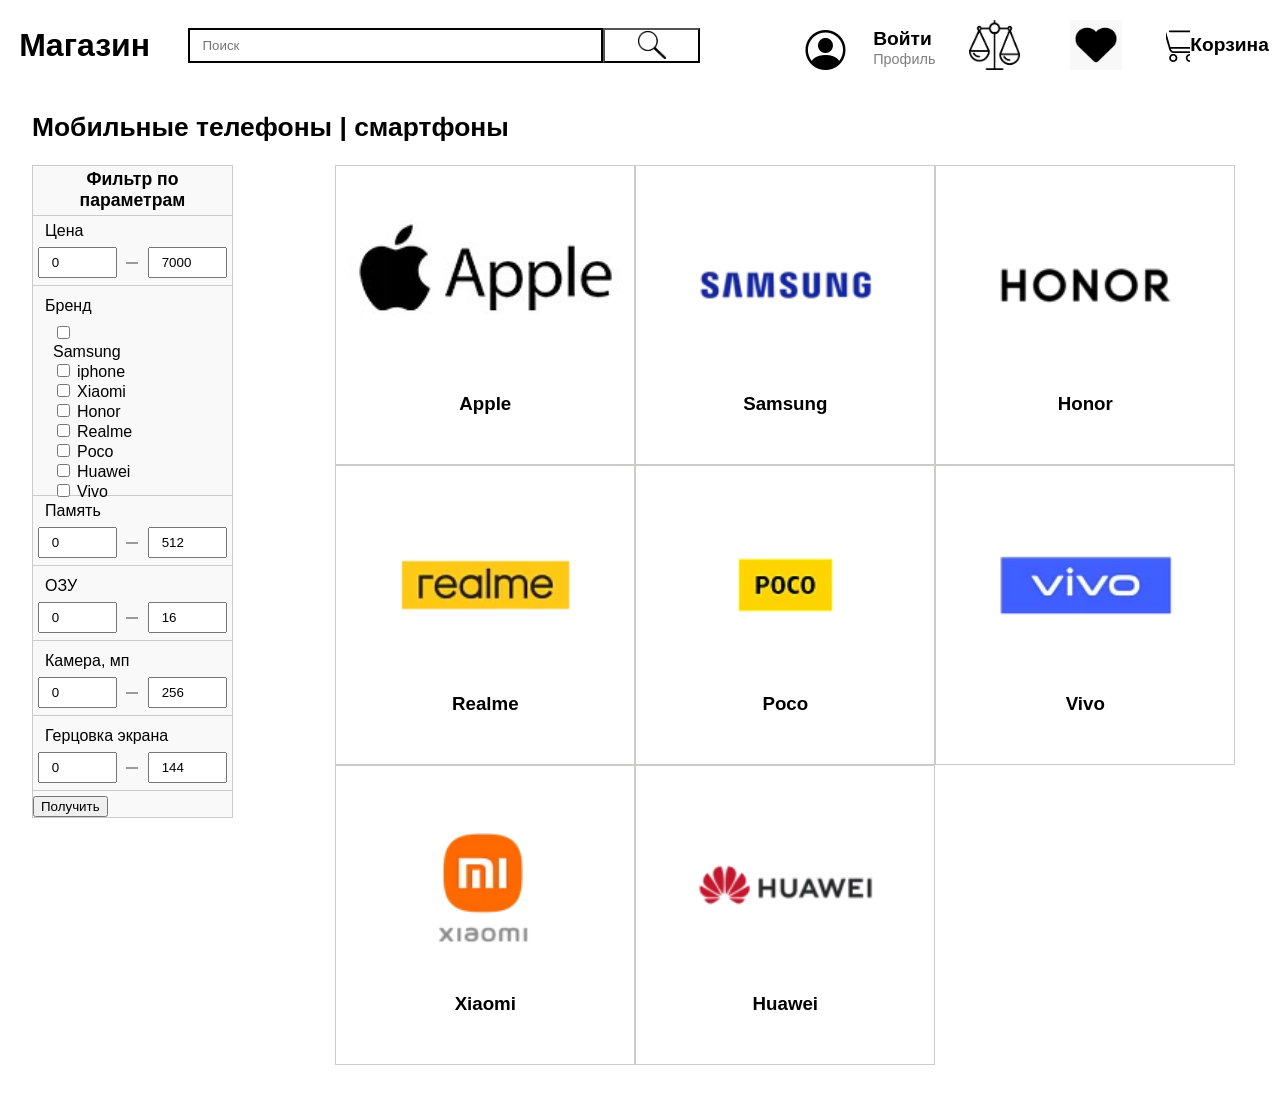
<file: node-kurs/public/index.html>
<!DOCTYPE html>
<html lang="en">
    <head>
        <meta charset="UTF-8" />
        <meta name="viewport" content="width=device-width, initial-scale=1.0" />
        <link rel="stylesheet" href="css/style.css" />
        <link rel="stylesheet" href="https://cdn.jsdelivr.net/npm/bootstrap-icons@1.11.0/font/bootstrap-icons.css" />
        <script src="js/script.js"></script>
        <title>Node-kurs</title>
    </head>
    <body>
        <header class="header">
            <h1>Maгазин</h1>
            <div class="search">
                <div class="block_in_search">
                    <input type="text" placeholder="Поиск" class="input_search" />
                    <button class="serch-button" onclick="getSmartphoneBySubname()"></button>
                </div>
            </div>
            <div class="profil">
                <div class="profil_block">
                    <i class="bi bi-person-circle" style="color: black; font-size: 2.5rem"></i>
                </div>
                <div class="profil_text">
                    <span class="registration">Войти</span>
                    <span class="profile_span">Профиль</span>
                </div>
            </div>
            <div class="comparison">
                <img src="img/comparison.png" alt="" style="width: 100%; height: 55%" />
            </div>
            <div class="favourites" style="margin-left: 50px" onclick="getFavSmart()">
                <img src="img/favourites.jpg" alt="" style="width: 100%; height: 55%" />
            </div>
            <div class="basket">
                <div class="basket_img"></div>
                <div class="basket_text">Корзина</div>
            </div>
        </header>
        <main class="main">
            <h2>Мобильные телефоны | смартфоны</h2>
            <div class="in_main">
                <section>
                    <div class="block">Фильтр по параметрам</div>
                    <div class="price">
                        <div class="price_text">Цена</div>
                        <div class="price_param">
                            <input type="number" placeholder="0" class="price_input" value="0" />
                            <span class="divider"></span>
                            <input type="number" placeholder="7000" class="price_input" value="7000" />
                        </div>
                    </div>
                    <div class="brand">
                        <div class="brand_text">Бренд</div>
                        <div class="brand_check">
                            <div>
                                <input type="checkbox" name="brand1" value="samsung" class="inp" />
                                <label for="brand1" class="brand_input">Samsung</label>
                            </div>
                            <div>
                                <input type="checkbox" name="brand2" class="inp" value="iphone" />
                                <label for="brand2" class="brand_input">iphone</label>
                            </div>
                            <div>
                                <input type="checkbox" name="brand3" class="inp" value="xiaomi" />
                                <label for="brand3" class="brand_input">Xiaomi</label>
                            </div>
                            <div>
                                <input type="checkbox" name="brand4" class="inp" value="honor" />
                                <label for="brand6" class="brand_input">Honor</label>
                            </div>
                            <div>
                                <input type="checkbox" name="brand7" class="inp" value="realme" />
                                <label for="brand4" class="brand_input">Realme</label>
                            </div>
                            <div>
                                <input type="checkbox" name="brand6" class="inp" value="poco" />
                                <label for="brand7" class="brand_input">Poco</label>
                            </div>
                            <div>
                                <input type="checkbox" name="brand8" class="inp" value="huawei" />
                                <label for="brand8" class="brand_input">Huawei</label>
                            </div>
                            <div>
                                <input type="checkbox" name="brand9" class="inp" value="vivo" />
                                <label for="brand9" class="brand_input">Vivo</label>
                            </div>
                        </div>
                    </div>
                    <div class="storage">
                        <div class="storage_text">Память</div>
                        <div class="storage_param">
                            <input type="number" class="storage_input" value="0" />
                            <span class="divider"></span>
                            <input type="number" class="storage_input" value="512" />
                        </div>
                    </div>
                    <div class="ram">
                        <div class="ram_text">ОЗУ</div>
                        <div class="ram_param">
                            <input type="number" class="ram_input" value="0" />
                            <span class="divider"></span>
                            <input type="number" class="ram_input" value="16" />
                        </div>
                    </div>
                    <div class="camera">
                        <div class="camera_text">Камера, мп</div>
                        <div class="camera_param">
                            <input type="number" class="camera_input" value="0" />
                            <span class="divider"></span>
                            <input type="number" class="camera_input" value="256" />
                        </div>
                    </div>

                    <div class="hz">
                        <div class="hz_text">Герцовка экрана</div>
                        <div class="hz_param">
                            <input type="number" class="hz_input" value="0" />
                            <span class="divider"></span>
                            <input type="number" class="hz_input" value="144" />
                        </div>
                    </div>
                    <button type="button" class="btn btn-light" onclick="getSmartphoneByParam()">Получить</button>
                </section>
                <aside>
                    <div class="main_brand_block" onclick="getSmartphoneByBrand('iphone')">
                        <img class="img_brand" src="img/apple.jpg" />
                        <h3>Apple</h3>
                    </div>
                    <div class="main_brand_block" onclick="getSmartphoneByBrand('samsung')">
                        <img class="img_brand" src="img/samsung.webp" />
                        <h3>Samsung</h3>
                    </div>
                    <div class="main_brand_block" onclick="getSmartphoneByBrand('honor')">
                        <img class="img_brand" src="img/honor.webp" />
                        <h3>Honor</h3>
                    </div>
                    <div class="main_brand_block" onclick="getSmartphoneByBrand('realme')">
                        <img class="img_brand" src="img/realme.webp" />
                        <h3>Realme</h3>
                    </div>
                    <div class="main_brand_block" onclick="getSmartphoneByBrand('poco')">
                        <img class="img_brand" src="img/poco.webp" />
                        <h3>Poco</h3>
                    </div>
                    <div class="main_brand_block" onclick="getSmartphoneByBrand('vivo')">
                        <img class="img_brand" src="img/vivo.webp" />
                        <h3>Vivo</h3>
                    </div>
                    <div class="main_brand_block" onclick="getSmartphoneByBrand('xiaomi')">
                        <img class="img_brand" src="img/xiaomi.webp" />
                        <h3>Xiaomi</h3>
                    </div>
                    <div class="main_brand_block" onclick="getSmartphoneByBrand('huawei')">
                        <img class="img_brand" src="img/huawei.webp" />
                        <h3>Huawei</h3>
                    </div>
                </aside>
            </div>
            <div class="getInfoEl"></div>
        </main>
        <footer class="footer"></footer>
    </body>
</html>
</file>
<file: node-kurs/public/css/style.css>
* {
    box-sizing: border-box;
}
body {
    padding: 0;
    margin: 0;
    overflow-x: hidden;
}
h1 {
    margin-left: 1.5vw;
    font-family: "Gill Sans", "Gill Sans MT", Calibri, "Trebuchet MS", sans-serif;
}
h2 {
    font-size: 1.65rem;
    margin-left: 2.5vw;
    font-family: "Gill Sans", "Gill Sans MT", Calibri, "Trebuchet MS", sans-serif;
}
header {
    width: 100vw;
    height: 10vh;
    display: flex;
    align-items: center;
}
main {
    width: 100vw;
}
footer {
    width: 100vw;
    height: 15vh;
}
.in_main {
    width: 100vw;
    height: 90vh;
    display: flex;
}
.search {
    width: 40%;
    height: 100%;
    display: flex;
    align-items: center;
    justify-content: center;
    margin-left: 3vw;
}
.block_in_search {
    width: 100%;
    height: 35px;
    display: flex;
    align-items: center;
}
.input_search {
    width: 85%;
    height: 100%;
    padding: 6px 12px;
    border: 2px solid black;
}
.serch-button {
    width: 20%;
    height: 100%;
    background: url("../img/search.png") no-repeat center/28px;
}
.profil {
    width: 15vw;
    height: 100%;
    display: flex;
    align-items: center;
    margin-left: 6vw;
}
.profil_block {
    width: 50%;
    height: 35px;
    display: flex;
    justify-content: center;
}
.img_profil {
    width: 80%;
    height: 35px;
    border-radius: 20%;
}
.profil_text {
    width: 30%;
    height: 35px;
}
.registration,
.basket_text {
    font-size: 1.2rem;
    font-weight: bold;
    font-family: "Gill Sans", "Gill Sans MT", Calibri, "Trebuchet MS", sans-serif;
}
.profile_span {
    opacity: 0.5;
    font-size: 0.9rem;
    font-family: "Gill Sans", "Gill Sans MT", Calibri, "Trebuchet MS", sans-serif;
}
.comparison,
.favourites {
    width: 4vw;
    height: 100%;
    display: flex;
    justify-content: center;
    align-items: center;
}
.basket {
    width: 8vw;
    height: 100%;
    display: flex;
    align-items: center;
    margin-left: 3.5vw;
}
.basket_img {
    width: 40%;
    height: 35px;
    background: url("../img/basket.svg") no-repeat center/42px;
}
section {
    margin-left: 2.5vw;
    width: 17vw;
    height: fit-content;
    background-color: #f9f9f9;
    border: 1px solid rgb(205, 202, 202);
}
.block {
    width: 100%;
    height: 50px;
    text-align: center;
    display: flex;
    flex-direction: column;
    justify-content: center;
    font-size: 1.1rem;
    font-family: "Gill Sans", "Gill Sans MT", Calibri, "Trebuchet MS", sans-serif;
    font-weight: bold;
    border-bottom: 1px solid rgb(205, 202, 202);
}
.price,
.storage,
.ram,
.camera,
.hz {
    width: 100%;
    height: 75px;
}
.price_text,
.brand_text,
.storage_text,
.ram_text,
.camera_text,
.hz_text {
    font-family: "Gill Sans", "Gill Sans MT", Calibri, "Trebuchet MS", sans-serif;
    width: 100%;
    height: 25px;
    padding: 6px 12px;
}
.price_param,
.storage_param,
.ram_param,
.camera_param,
.hz_param {
    width: 100%;
    height: 60%;
    display: flex;
    justify-content: space-around;
    align-items: center;
    border-bottom: 1px solid rgb(205, 202, 202);
}
.divider {
    width: 12px;
    height: 2px;
    background: #9a9a9a;
}
.price_input,
.storage_input,
.ram_input,
.camera_input,
.hz_input {
    width: 40%;
    height: 70%;
    padding: 6px 12px;
}
.brand {
    width: 100%;
    height: 205px;
    border-bottom: 1px solid rgb(205, 202, 202);
}
.brand_check {
    width: 50%;
    padding: 7px 0px 0px 20px;
}
.brand_input {
    font-family: "Gill Sans", "Gill Sans MT", Calibri, "Trebuchet MS", sans-serif;
    display: inline;
    width: 80%;
}
aside {
    width: 80%;
    height: fit-content;
    display: flex;
    flex-wrap: wrap;
    margin-left: 8vw;
    align-items: flex-start;
}
.main_brand_block {
    width: 300px;
    height: 300px;
    padding: 30px 10px 30px;
    display: flex;
    flex-direction: column;
    align-items: center;
    justify-content: center;
    flex-wrap: nowrap;
    border: 1px solid rgb(205, 202, 202);
}
h3 {
    text-align: center;
    font-family: "Gill Sans", "Gill Sans MT", Calibri, "Trebuchet MS", sans-serif;
}
.img_brand {
    height: 200px;
}
.smart_block {
    width: 700px;
    height: 300px;
    padding: 6px 12px;
    margin-bottom: 10px;
    border: 1px solid black;
}
.flex_smart {
    display: flex;
    flex-direction: row;
}
.flex_smart_text {
    font-size: 1.4rem;
    font-family: "Gill Sans", "Gill Sans MT", Calibri, "Trebuchet MS", sans-serif;
    font-weight: bold;
}
</file>
